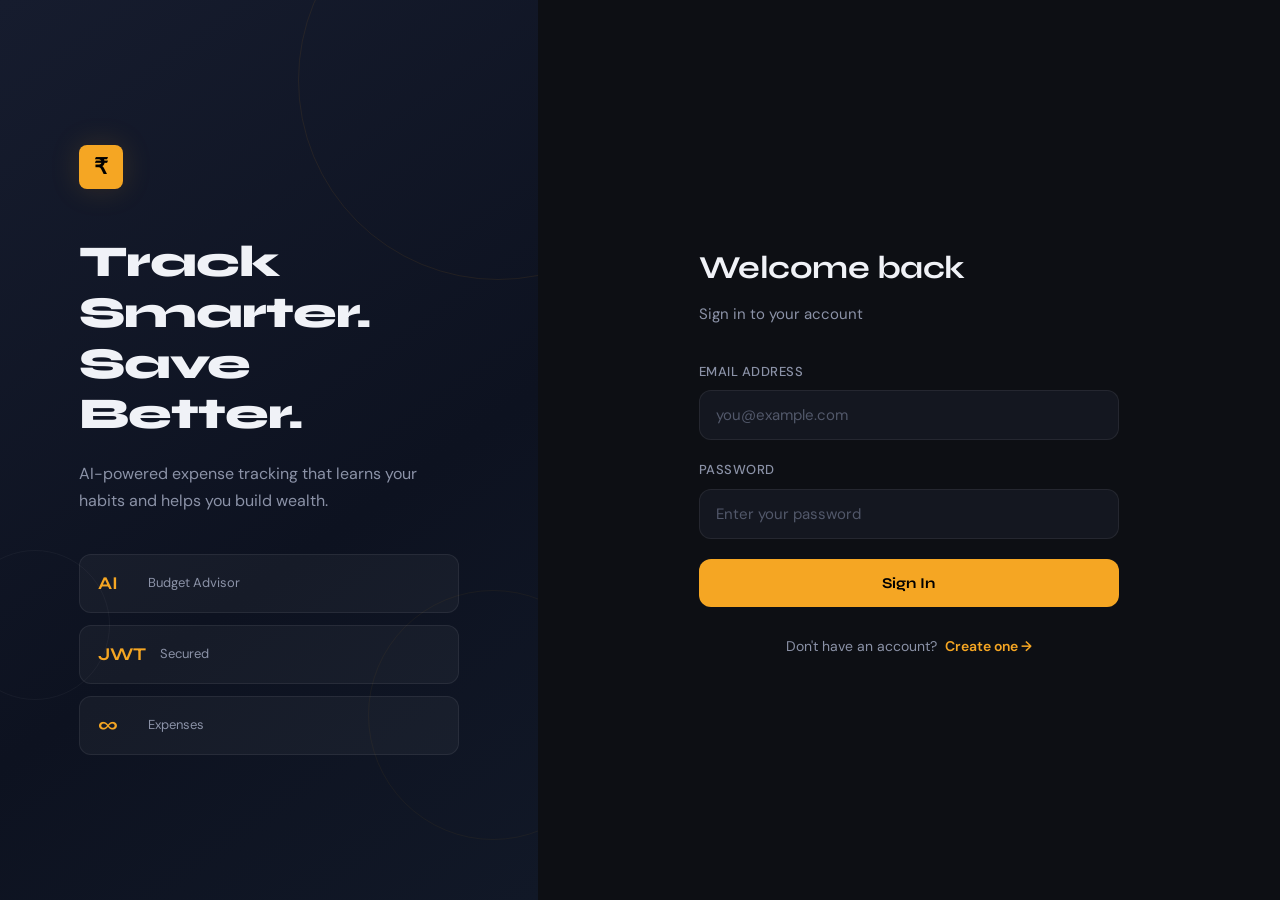
<file: backend/src/main/resources/static/dashboard.html>
<!DOCTYPE html>
<html lang="en">
<head>
    <meta charset="UTF-8">
    <meta name="viewport" content="width=device-width, initial-scale=1.0">
    <title>Dashboard</title>
    <link rel="preconnect" href="https://fonts.googleapis.com">
    <link href="https://fonts.googleapis.com/css2?family=Syne:wght@400;600;700;800&family=DM+Sans:wght@300;400;500&display=swap" rel="stylesheet">
    <link rel="stylesheet" href="styles.css">
</head>
<body class="dashboard-page">

    <!-- ===== NAVBAR ===== -->
    <nav class="navbar">
        <div class="nav-brand">
            <span class="logo-icon">₹</span>
        </div>
        <div class="nav-right">
            <span class="nav-greeting">Hello, <strong id="userName">User</strong></span>
            <button class="btn-logout" onclick="logout()">Logout</button>
        </div>
    </nav>

    <!-- ===== MAIN CONTENT ===== -->
    <main class="dashboard-main">

        <!-- STATS CARDS ROW -->
        <section class="stats-row">
            <div class="stat-card stat-total">
                <div class="stat-card-icon">💰</div>
                <div class="stat-card-info">
                    <span class="stat-card-label">Total Spent</span>
                    <span class="stat-card-value" id="totalSpent">₹0.00</span>
                </div>
            </div>
            <div class="stat-card stat-count">
                <div class="stat-card-icon">📋</div>
                <div class="stat-card-info">
                    <span class="stat-card-label">Total Expenses</span>
                    <span class="stat-card-value" id="totalCount">0</span>
                </div>
            </div>
            <div class="stat-card stat-category">
                <div class="stat-card-icon">🏷️</div>
                <div class="stat-card-info">
                    <span class="stat-card-label">Top Category</span>
                    <span class="stat-card-value" id="topCategory">–</span>
                </div>
            </div>
            <div class="stat-card stat-recent">
                <div class="stat-card-icon">📅</div>
                <div class="stat-card-info">
                    <span class="stat-card-label">Latest Expense</span>
                    <span class="stat-card-value" id="latestExpense">–</span>
                </div>
            </div>
        </section>

        <!-- TWO-COLUMN LAYOUT -->
        <div class="dashboard-grid">

            <!-- LEFT COLUMN: Add Expense Form -->
            <section class="card add-expense-card">
                <div class="card-header">
                    <h2 class="card-title">Add Expense</h2>
                    <span class="card-badge">New</span>
                </div>

                <div id="formError" class="alert alert-error" style="display:none;"></div>
                <div id="formSuccess" class="alert alert-success" style="display:none;"></div>

                <form id="expenseForm" class="expense-form">
                    <div class="form-row">
                        <div class="form-group">
                            <label>Title</label>
                            <input type="text" id="expTitle" placeholder="e.g. Lunch at cafe" required />
                        </div>
                        <div class="form-group">
                            <label>Amount (₹)</label>
                            <input type="number" id="expAmount" placeholder="0.00" min="0.01" step="0.01" required />
                        </div>
                    </div>

                    <div class="form-row">
                        <div class="form-group">
                            <label>Category</label>
                            <select id="expCategory" required>
                                <option value="">Select category</option>
                                <option value="Food">🍔 Food</option>
                                <option value="Travel">✈️ Travel</option>
                                <option value="Shopping">🛍️ Shopping</option>
                                <option value="Bills">⚡ Bills & Utilities</option>
                                <option value="Healthcare">🏥 Healthcare</option>
                                <option value="Entertainment">🎬 Entertainment</option>
                                <option value="Education">📚 Education</option>
                                <option value="Groceries">🛒 Groceries</option>
                                <option value="Rent">🏠 Rent</option>
                                <option value="Other">📦 Other</option>
                            </select>
                        </div>
                        <div class="form-group">
                            <label>Date</label>
                            <input type="date" id="expDate" required />
                        </div>
                    </div>

                    <button type="submit" class="btn-primary btn-full" id="addExpBtn">
                        <span class="btn-text">+ Add Expense</span>
                        <span class="btn-loader" style="display:none;">Adding...</span>
                    </button>
                </form>

                <!-- AI SUGGESTION SECTION -->
                <div class="ai-section">
                    <div class="ai-section-header">
                        <div class="ai-badge">
                            <span class="ai-dot"></span>
                            <span>AI Budget Advisor</span>
                        </div>
                        <button class="btn-ai" id="aiBtn" onclick="getAiSuggestion()">
                            ✨ Get AI Suggestion
                        </button>
                    </div>

                    <div id="aiContainer" class="ai-container" style="display:none;">
                        <div id="aiContent" class="ai-content"></div>
                    </div>

                    <div id="aiLoading" class="ai-loading" style="display:none;">
                        <div class="ai-spinner"></div>
                        <span>Analyzing your expenses...</span>
                    </div>
                </div>
            </section>

            <!-- RIGHT COLUMN: Expense List -->
            <section class="card expense-list-card">
                <div class="card-header">
                    <h2 class="card-title">My Expenses</h2>
                    <div class="card-header-actions">
                        <input type="text" id="searchInput" class="search-input" placeholder="Search..." oninput="filterExpenses()" />
                        <select id="categoryFilter" class="filter-select" onchange="filterExpenses()">
                            <option value="">All Categories</option>
                            <option value="Food">Food</option>
                            <option value="Travel">Travel</option>
                            <option value="Shopping">Shopping</option>
                            <option value="Bills">Bills</option>
                            <option value="Healthcare">Healthcare</option>
                            <option value="Entertainment">Entertainment</option>
                            <option value="Education">Education</option>
                            <option value="Groceries">Groceries</option>
                            <option value="Rent">Rent</option>
                            <option value="Other">Other</option>
                        </select>
                    </div>
                </div>

                <div id="expenseListLoading" class="loading-state">
                    <div class="spinner"></div>
                    <p>Loading expenses...</p>
                </div>

                <div id="emptyState" class="empty-state" style="display:none;">
                    <div class="empty-icon">📂</div>
                    <p>No expenses yet!</p>
                    <span>Add your first expense to get started.</span>
                </div>

                <div id="expenseList" class="expense-list" style="display:none;"></div>
            </section>
        </div>
    </main>

    <script src="dashboard.js"></script>
</body>
</html>
</file>
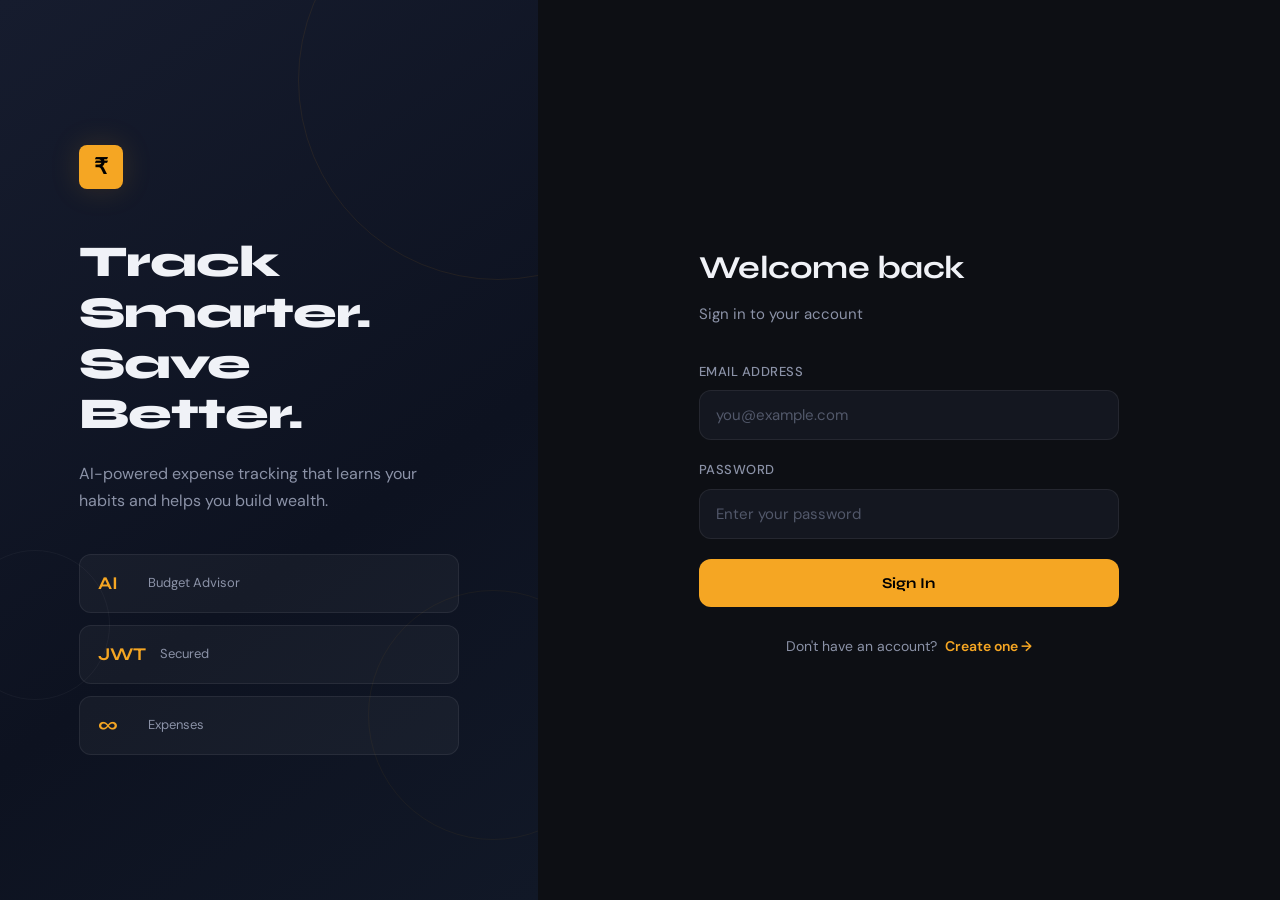
<file: backend/src/main/resources/static/login.html>
<!DOCTYPE html>
<html lang="en">
<head>
    <meta charset="UTF-8">
    <meta name="viewport" content="width=device-width, initial-scale=1.0">
    <title>Login</title>
    <link rel="preconnect" href="https://fonts.googleapis.com">
    <link href="https://fonts.googleapis.com/css2?family=Syne:wght@400;600;700;800&family=DM+Sans:wght@300;400;500&display=swap" rel="stylesheet">
    <link rel="stylesheet" href="styles.css">
</head>
<body class="auth-page">

    <div class="auth-split">
        <!-- LEFT PANEL - Branding -->
        <div class="auth-brand-panel">
            <div class="brand-content">
                <div class="brand-logo">
                    <span class="logo-icon">₹</span>
                </div>
                <h1 class="brand-headline">Track Smarter.<br>Save Better.</h1>
                <p class="brand-sub">AI-powered expense tracking that learns your habits and helps you build wealth.</p>
                <div class="brand-stats">
                    <div class="stat-pill">
                        <span class="stat-num">AI</span>
                        <span class="stat-label">Budget Advisor</span>
                    </div>
                    <div class="stat-pill">
                        <span class="stat-num">JWT</span>
                        <span class="stat-label">Secured</span>
                    </div>
                    <div class="stat-pill">
                        <span class="stat-num">∞</span>
                        <span class="stat-label">Expenses</span>
                    </div>
                </div>
            </div>
            <div class="brand-decor">
                <div class="circle c1"></div>
                <div class="circle c2"></div>
                <div class="circle c3"></div>
            </div>
        </div>

        <!-- RIGHT PANEL - Form -->
        <div class="auth-form-panel">
            <div class="form-container">
                <div class="form-header">
                    <h2>Welcome back</h2>
                    <p>Sign in to your account</p>
                </div>

                <div id="errorAlert" class="alert alert-error" style="display:none;"></div>
                <div id="successAlert" class="alert alert-success" style="display:none;"></div>

                <form id="loginForm" class="auth-form">
                    <div class="form-group">
                        <label for="email">Email Address</label>
                        <input
                            type="email"
                            id="email"
                            placeholder="you@example.com"
                            required
                        />
                    </div>

                    <div class="form-group">
                        <label for="password">Password</label>
                        <input
                            type="password"
                            id="password"
                            placeholder="Enter your password"
                            required
                        />
                    </div>

                    <button type="submit" class="btn-primary" id="loginBtn">
                        <span class="btn-text">Sign In</span>
                        <span class="btn-loader" style="display:none;">Signing in...</span>
                    </button>
                </form>

                <p class="auth-switch">
                    Don't have an account?
                    <a href="register.html" class="auth-link">Create one →</a>
                </p>
            </div>
        </div>
    </div>

    <script src="auth.js"></script>
</body>
</html>
</file>
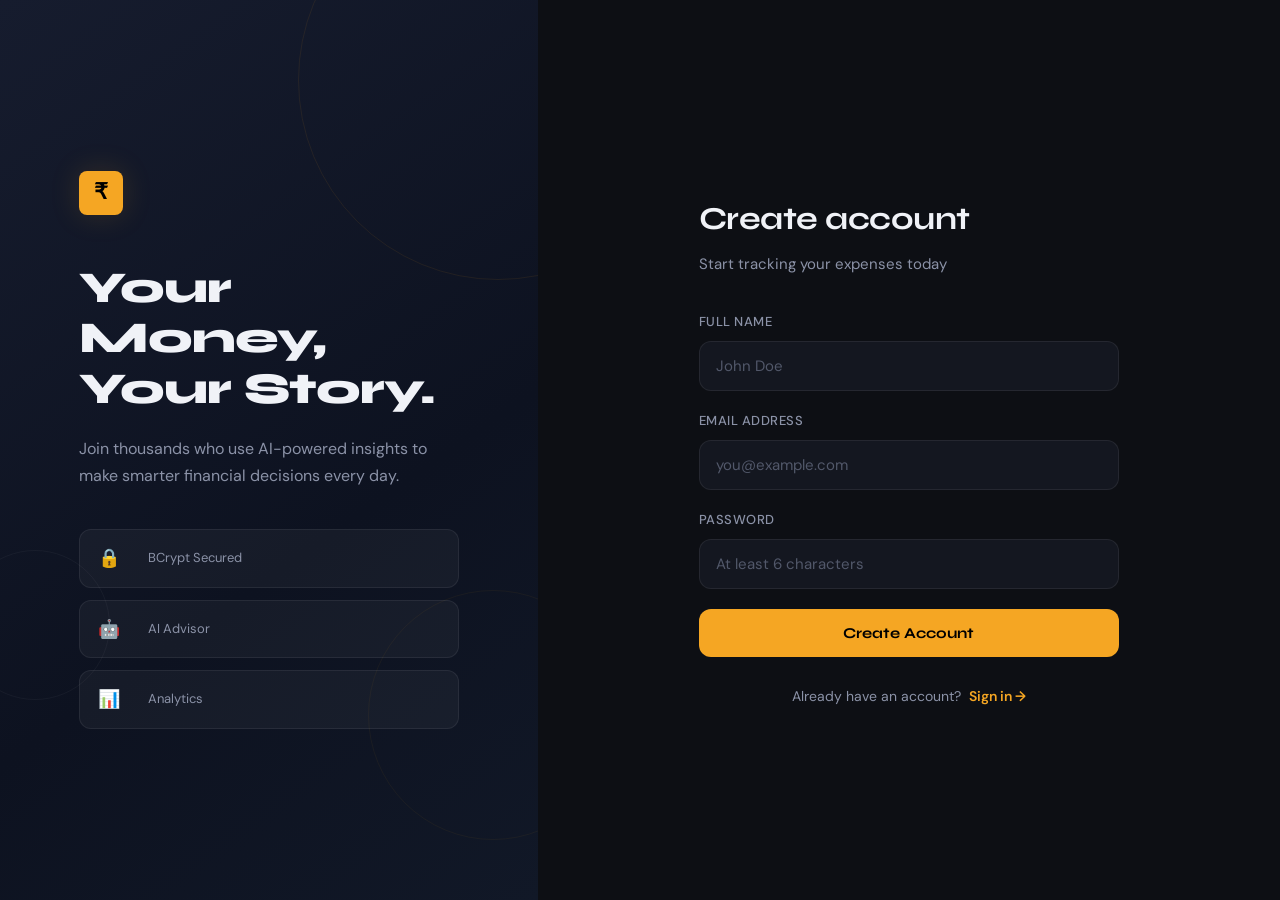
<file: backend/src/main/resources/static/register.html>
<!DOCTYPE html>
<html lang="en">
<head>
    <meta charset="UTF-8">
    <meta name="viewport" content="width=device-width, initial-scale=1.0">
    <title>Register</title>
    <link rel="preconnect" href="https://fonts.googleapis.com">
    <link href="https://fonts.googleapis.com/css2?family=Syne:wght@400;600;700;800&family=DM+Sans:wght@300;400;500&display=swap" rel="stylesheet">
    <link rel="stylesheet" href="styles.css">
</head>
<body class="auth-page">

    <div class="auth-split">
        <!-- LEFT PANEL - Branding -->
        <div class="auth-brand-panel">
            <div class="brand-content">
                <div class="brand-logo">
                    <span class="logo-icon">₹</span>
                </div>
                <h1 class="brand-headline">Your Money,<br>Your Story.</h1>
                <p class="brand-sub">Join thousands who use AI-powered insights to make smarter financial decisions every day.</p>
                <div class="brand-stats">
                    <div class="stat-pill">
                        <span class="stat-num">🔒</span>
                        <span class="stat-label">BCrypt Secured</span>
                    </div>
                    <div class="stat-pill">
                        <span class="stat-num">🤖</span>
                        <span class="stat-label">AI Advisor</span>
                    </div>
                    <div class="stat-pill">
                        <span class="stat-num">📊</span>
                        <span class="stat-label">Analytics</span>
                    </div>
                </div>
            </div>
            <div class="brand-decor">
                <div class="circle c1"></div>
                <div class="circle c2"></div>
                <div class="circle c3"></div>
            </div>
        </div>

        <!-- RIGHT PANEL - Form -->
        <div class="auth-form-panel">
            <div class="form-container">
                <div class="form-header">
                    <h2>Create account</h2>
                    <p>Start tracking your expenses today</p>
                </div>

                <div id="errorAlert" class="alert alert-error" style="display:none;"></div>
                <div id="successAlert" class="alert alert-success" style="display:none;"></div>

                <form id="registerForm" class="auth-form">
                    <div class="form-group">
                        <label for="name">Full Name</label>
                        <input
                            type="text"
                            id="name"
                            placeholder="John Doe"
                            required
                        />
                    </div>

                    <div class="form-group">
                        <label for="email">Email Address</label>
                        <input
                            type="email"
                            id="email"
                            placeholder="you@example.com"
                            required
                        />
                    </div>

                    <div class="form-group">
                        <label for="password">Password</label>
                        <input
                            type="password"
                            id="password"
                            placeholder="At least 6 characters"
                            required
                            minlength="6"
                        />
                    </div>

                    <button type="submit" class="btn-primary" id="registerBtn">
                        <span class="btn-text">Create Account</span>
                        <span class="btn-loader" style="display:none;">Creating account...</span>
                    </button>
                </form>

                <p class="auth-switch">
                    Already have an account?
                    <a href="login.html" class="auth-link">Sign in →</a>
                </p>
            </div>
        </div>
    </div>

    <script src="auth.js"></script>
</body>
</html>
</file>
<file: backend/src/main/resources/static/styles.css>
/* ============================================================
   SpendWise – Complete Stylesheet
   Aesthetic: Refined financial dark theme with amber accents
   Fonts: Syne (display) + DM Sans (body)
   ============================================================ */

/* ---- CSS VARIABLES ---- */
:root {
    --bg-base:       #0d0f14;
    --bg-surface:    #141720;
    --bg-elevated:   #1c2030;
    --bg-hover:      #222840;
    --border:        rgba(255,255,255,0.07);
    --border-strong: rgba(255,255,255,0.12);

    --accent:        #f5a623;
    --accent-dim:    rgba(245, 166, 35, 0.15);
    --accent-glow:   rgba(245, 166, 35, 0.3);

    --green:         #34d399;
    --red:           #f87171;
    --blue:          #60a5fa;
    --purple:        #a78bfa;

    --text-primary:  #f0f2f7;
    --text-secondary:#8b92a7;
    --text-muted:    #52586a;

    --font-display:  'Syne', sans-serif;
    --font-body:     'DM Sans', sans-serif;

    --radius-sm:     8px;
    --radius-md:     12px;
    --radius-lg:     20px;
    --radius-xl:     28px;

    --shadow-sm:     0 2px 8px rgba(0,0,0,0.3);
    --shadow-md:     0 8px 32px rgba(0,0,0,0.4);
    --shadow-accent: 0 0 30px rgba(245, 166, 35, 0.15);
}

/* ---- RESET & BASE ---- */
*, *::before, *::after { box-sizing: border-box; margin: 0; padding: 0; }

html { scroll-behavior: smooth; }

body {
    font-family: var(--font-body);
    background-color: var(--bg-base);
    color: var(--text-primary);
    min-height: 100vh;
    line-height: 1.6;
    -webkit-font-smoothing: antialiased;
}

/* ============================================================
   AUTH PAGES (Login + Register)
   ============================================================ */

.auth-page {
    background: var(--bg-base);
}

.auth-split {
    display: flex;
    min-height: 100vh;
}

/* Left branding panel */
.auth-brand-panel {
    flex: 0 0 42%;
    background: linear-gradient(145deg, #161c2e 0%, #0d1220 60%, #111827 100%);
    padding: 48px;
    display: flex;
    align-items: center;
    justify-content: center;
    position: relative;
    overflow: hidden;
}

.brand-content {
    position: relative;
    z-index: 2;
    max-width: 380px;
}

.brand-logo {
    display: flex;
    align-items: center;
    gap: 10px;
    margin-bottom: 48px;
}

.logo-icon {
    width: 44px;
    height: 44px;
    background: var(--accent);
    color: #000;
    border-radius: var(--radius-sm);
    display: flex;
    align-items: center;
    justify-content: center;
    font-size: 22px;
    font-weight: 800;
    font-family: var(--font-display);
    box-shadow: var(--shadow-accent);
}

.logo-text {
    font-family: var(--font-display);
    font-size: 22px;
    font-weight: 700;
    color: var(--text-primary);
    letter-spacing: -0.3px;
}

.brand-headline {
    font-family: var(--font-display);
    font-size: 44px;
    font-weight: 800;
    line-height: 1.15;
    color: var(--text-primary);
    margin-bottom: 20px;
    letter-spacing: -1px;
}

.brand-sub {
    font-size: 16px;
    color: var(--text-secondary);
    line-height: 1.7;
    margin-bottom: 40px;
}

.brand-stats {
    display: flex;
    flex-direction: column;
    gap: 12px;
}

.stat-pill {
    display: flex;
    align-items: center;
    gap: 14px;
    padding: 14px 18px;
    background: rgba(255,255,255,0.04);
    border: 1px solid var(--border);
    border-radius: var(--radius-md);
    transition: border-color 0.2s;
}

.stat-pill:hover {
    border-color: var(--border-strong);
}

.stat-num {
    font-family: var(--font-display);
    font-size: 18px;
    font-weight: 700;
    color: var(--accent);
    min-width: 36px;
}

.stat-label {
    font-size: 13px;
    color: var(--text-secondary);
}

/* Decorative circles */
.brand-decor { position: absolute; inset: 0; z-index: 1; }

.circle {
    position: absolute;
    border-radius: 50%;
    border: 1px solid rgba(245, 166, 35, 0.08);
}
.c1 { width: 400px; height: 400px; top: -120px; right: -160px; }
.c2 { width: 250px; height: 250px; bottom: 60px; right: -80px; border-color: rgba(245, 166, 35, 0.05); }
.c3 { width: 150px; height: 150px; bottom: 200px; left: -40px; border-color: rgba(255,255,255,0.04); }

/* Right form panel */
.auth-form-panel {
    flex: 1;
    display: flex;
    align-items: center;
    justify-content: center;
    padding: 48px 32px;
    background: var(--bg-base);
}

.form-container {
    width: 100%;
    max-width: 420px;
}

.form-header {
    margin-bottom: 36px;
}

.form-header h2 {
    font-family: var(--font-display);
    font-size: 32px;
    font-weight: 700;
    color: var(--text-primary);
    letter-spacing: -0.5px;
    margin-bottom: 8px;
}

.form-header p {
    color: var(--text-secondary);
    font-size: 15px;
}

.auth-form {
    display: flex;
    flex-direction: column;
    gap: 20px;
}

.form-group {
    display: flex;
    flex-direction: column;
    gap: 8px;
}

.form-group label {
    font-size: 13px;
    font-weight: 500;
    color: var(--text-secondary);
    text-transform: uppercase;
    letter-spacing: 0.5px;
}

.form-group input,
.form-group select {
    padding: 14px 16px;
    background: var(--bg-surface);
    border: 1px solid var(--border);
    border-radius: var(--radius-md);
    color: var(--text-primary);
    font-family: var(--font-body);
    font-size: 15px;
    transition: border-color 0.2s, box-shadow 0.2s;
    outline: none;
}

.form-group input::placeholder { color: var(--text-muted); }
.form-group select option { background: var(--bg-elevated); }

.form-group input:focus,
.form-group select:focus {
    border-color: var(--accent);
    box-shadow: 0 0 0 3px var(--accent-dim);
}

.btn-primary {
    padding: 15px 24px;
    background: var(--accent);
    color: #000;
    border: none;
    border-radius: var(--radius-md);
    font-family: var(--font-display);
    font-size: 15px;
    font-weight: 700;
    cursor: pointer;
    transition: all 0.2s;
    position: relative;
    overflow: hidden;
}

.btn-primary:hover {
    background: #f0a020;
    transform: translateY(-1px);
    box-shadow: 0 8px 24px var(--accent-glow);
}

.btn-primary:active { transform: translateY(0); }

.btn-primary:disabled {
    opacity: 0.6;
    cursor: not-allowed;
    transform: none;
}

.btn-full { width: 100%; }

.auth-switch {
    margin-top: 28px;
    text-align: center;
    font-size: 14px;
    color: var(--text-secondary);
}

.auth-link {
    color: var(--accent);
    text-decoration: none;
    font-weight: 600;
    margin-left: 4px;
}

.auth-link:hover { text-decoration: underline; }

/* Alerts */
.alert {
    padding: 12px 16px;
    border-radius: var(--radius-sm);
    font-size: 14px;
    margin-bottom: 16px;
}

.alert-error {
    background: rgba(248, 113, 113, 0.12);
    border: 1px solid rgba(248, 113, 113, 0.3);
    color: var(--red);
}

.alert-success {
    background: rgba(52, 211, 153, 0.12);
    border: 1px solid rgba(52, 211, 153, 0.3);
    color: var(--green);
}

/* ============================================================
   DASHBOARD PAGE
   ============================================================ */

.dashboard-page {
    background: var(--bg-base);
    min-height: 100vh;
}

/* NAVBAR */
.navbar {
    height: 64px;
    background: var(--bg-surface);
    border-bottom: 1px solid var(--border);
    display: flex;
    align-items: center;
    justify-content: space-between;
    padding: 0 32px;
    position: sticky;
    top: 0;
    z-index: 100;
    backdrop-filter: blur(10px);
}

.nav-brand {
    display: flex;
    align-items: center;
    gap: 10px;
}

.nav-right {
    display: flex;
    align-items: center;
    gap: 20px;
}

.nav-greeting {
    font-size: 14px;
    color: var(--text-secondary);
}

.nav-greeting strong {
    color: var(--text-primary);
}

.btn-logout {
    padding: 8px 18px;
    background: transparent;
    border: 1px solid var(--border-strong);
    border-radius: var(--radius-sm);
    color: var(--text-secondary);
    font-family: var(--font-body);
    font-size: 13px;
    cursor: pointer;
    transition: all 0.2s;
}

.btn-logout:hover {
    border-color: var(--red);
    color: var(--red);
}

/* MAIN CONTENT */
.dashboard-main {
    max-width: 1280px;
    margin: 0 auto;
    padding: 32px 32px 64px;
}

/* STATS ROW */
.stats-row {
    display: grid;
    grid-template-columns: repeat(4, 1fr);
    gap: 16px;
    margin-bottom: 28px;
}

.stat-card {
    background: var(--bg-surface);
    border: 1px solid var(--border);
    border-radius: var(--radius-lg);
    padding: 24px;
    display: flex;
    align-items: center;
    gap: 16px;
    transition: border-color 0.2s, transform 0.2s;
}

.stat-card:hover {
    border-color: var(--border-strong);
    transform: translateY(-2px);
}

.stat-card-icon {
    font-size: 28px;
    width: 52px;
    height: 52px;
    background: var(--bg-elevated);
    border-radius: var(--radius-md);
    display: flex;
    align-items: center;
    justify-content: center;
}

.stat-card-info {
    display: flex;
    flex-direction: column;
    gap: 4px;
}

.stat-card-label {
    font-size: 12px;
    color: var(--text-muted);
    text-transform: uppercase;
    letter-spacing: 0.5px;
    font-weight: 500;
}

.stat-card-value {
    font-family: var(--font-display);
    font-size: 22px;
    font-weight: 700;
    color: var(--text-primary);
}

.stat-total .stat-card-value { color: var(--accent); }
.stat-count .stat-card-value { color: var(--blue); }
.stat-category .stat-card-value { font-size: 16px; color: var(--purple); }
.stat-recent .stat-card-value { font-size: 15px; }

/* DASHBOARD GRID */
.dashboard-grid {
    display: grid;
    grid-template-columns: 420px 1fr;
    gap: 20px;
    align-items: start;
}

/* CARDS */
.card {
    background: var(--bg-surface);
    border: 1px solid var(--border);
    border-radius: var(--radius-xl);
    padding: 28px;
}

.card-header {
    display: flex;
    align-items: center;
    justify-content: space-between;
    margin-bottom: 24px;
    flex-wrap: wrap;
    gap: 12px;
}

.card-title {
    font-family: var(--font-display);
    font-size: 20px;
    font-weight: 700;
    color: var(--text-primary);
    letter-spacing: -0.3px;
}

.card-badge {
    padding: 4px 10px;
    background: var(--accent-dim);
    color: var(--accent);
    border-radius: 20px;
    font-size: 11px;
    font-weight: 700;
    text-transform: uppercase;
    letter-spacing: 0.5px;
}

.card-header-actions {
    display: flex;
    align-items: center;
    gap: 10px;
    flex-wrap: wrap;
}

/* EXPENSE FORM */
.expense-form {
    display: flex;
    flex-direction: column;
    gap: 16px;
    margin-bottom: 28px;
}

.form-row {
    display: grid;
    grid-template-columns: 1fr 1fr;
    gap: 12px;
}

/* SEARCH & FILTER */
.search-input, .filter-select {
    padding: 9px 14px;
    background: var(--bg-elevated);
    border: 1px solid var(--border);
    border-radius: var(--radius-sm);
    color: var(--text-primary);
    font-family: var(--font-body);
    font-size: 13px;
    outline: none;
    transition: border-color 0.2s;
}

.search-input { width: 160px; }
.search-input::placeholder { color: var(--text-muted); }
.search-input:focus, .filter-select:focus { border-color: var(--accent); }
.filter-select option { background: var(--bg-elevated); }

/* EXPENSE LIST */
.expense-list {
    display: flex;
    flex-direction: column;
    gap: 10px;
    max-height: 580px;
    overflow-y: auto;
    padding-right: 4px;
}

.expense-list::-webkit-scrollbar { width: 4px; }
.expense-list::-webkit-scrollbar-track { background: var(--bg-elevated); border-radius: 2px; }
.expense-list::-webkit-scrollbar-thumb { background: var(--border-strong); border-radius: 2px; }

.expense-item {
    display: flex;
    align-items: center;
    justify-content: space-between;
    padding: 16px 18px;
    background: var(--bg-elevated);
    border: 1px solid var(--border);
    border-radius: var(--radius-md);
    transition: border-color 0.15s, transform 0.15s;
    animation: slideIn 0.3s ease;
}

@keyframes slideIn {
    from { opacity: 0; transform: translateY(-8px); }
    to   { opacity: 1; transform: translateY(0); }
}

.expense-item:hover {
    border-color: var(--border-strong);
    transform: translateX(3px);
}

.expense-item-left {
    display: flex;
    align-items: center;
    gap: 14px;
    flex: 1;
    min-width: 0;
}

.expense-emoji {
    font-size: 20px;
    width: 40px;
    height: 40px;
    background: var(--bg-surface);
    border-radius: var(--radius-sm);
    display: flex;
    align-items: center;
    justify-content: center;
    flex-shrink: 0;
}

.expense-info {
    min-width: 0;
}

.expense-title {
    font-size: 14px;
    font-weight: 600;
    color: var(--text-primary);
    white-space: nowrap;
    overflow: hidden;
    text-overflow: ellipsis;
}

.expense-meta {
    font-size: 12px;
    color: var(--text-muted);
    margin-top: 2px;
}

.expense-item-right {
    display: flex;
    align-items: center;
    gap: 14px;
    flex-shrink: 0;
}

.expense-amount {
    font-family: var(--font-display);
    font-size: 16px;
    font-weight: 700;
    color: var(--text-primary);
}

.btn-delete {
    width: 30px;
    height: 30px;
    background: transparent;
    border: 1px solid var(--border);
    border-radius: var(--radius-sm);
    color: var(--text-muted);
    font-size: 13px;
    cursor: pointer;
    display: flex;
    align-items: center;
    justify-content: center;
    transition: all 0.2s;
}

.btn-delete:hover {
    background: rgba(248, 113, 113, 0.1);
    border-color: var(--red);
    color: var(--red);
}

/* LOADING + EMPTY STATES */
.loading-state, .empty-state {
    display: flex;
    flex-direction: column;
    align-items: center;
    justify-content: center;
    padding: 60px 20px;
    gap: 12px;
    text-align: center;
}

.spinner, .ai-spinner {
    width: 32px;
    height: 32px;
    border: 2px solid var(--border);
    border-top-color: var(--accent);
    border-radius: 50%;
    animation: spin 0.8s linear infinite;
}

.ai-spinner { width: 20px; height: 20px; }

@keyframes spin { to { transform: rotate(360deg); } }

.loading-state p, .empty-state p {
    font-size: 14px;
    color: var(--text-secondary);
    font-weight: 500;
}

.loading-state p, .empty-state span {
    font-size: 13px;
    color: var(--text-muted);
}

.empty-icon { font-size: 40px; }

/* CATEGORY BADGES */
.category-badge {
    padding: 3px 9px;
    border-radius: 20px;
    font-size: 11px;
    font-weight: 600;
    text-transform: uppercase;
    letter-spacing: 0.4px;
}

.badge-food        { background: rgba(251,191,36,0.15); color: #fbbf24; }
.badge-travel      { background: rgba(96,165,250,0.15); color: #60a5fa; }
.badge-shopping    { background: rgba(167,139,250,0.15); color: #a78bfa; }
.badge-bills       { background: rgba(248,113,113,0.15); color: #f87171; }
.badge-healthcare  { background: rgba(52,211,153,0.15); color: #34d399; }
.badge-entertainment { background: rgba(251,113,133,0.15); color: #fb7185; }
.badge-education   { background: rgba(99,102,241,0.15); color: #818cf8; }
.badge-groceries   { background: rgba(52,211,153,0.12); color: #6ee7b7; }
.badge-rent        { background: rgba(245,166,35,0.12); color: #fcd34d; }
.badge-other       { background: rgba(148,163,184,0.12); color: #94a3b8; }

/* AI SECTION */
.ai-section {
    border-top: 1px solid var(--border);
    padding-top: 24px;
    margin-top: 4px;
}

.ai-section-header {
    display: flex;
    align-items: center;
    justify-content: space-between;
    margin-bottom: 16px;
}

.ai-badge {
    display: flex;
    align-items: center;
    gap: 8px;
    font-size: 13px;
    font-weight: 600;
    color: var(--text-secondary);
}

.ai-dot {
    width: 8px;
    height: 8px;
    background: var(--green);
    border-radius: 50%;
    box-shadow: 0 0 6px var(--green);
    animation: pulse 2s infinite;
}

@keyframes pulse {
    0%, 100% { opacity: 1; }
    50% { opacity: 0.4; }
}

.btn-ai {
    padding: 9px 18px;
    background: linear-gradient(135deg, var(--accent) 0%, #e8951a 100%);
    color: #000;
    border: none;
    border-radius: var(--radius-sm);
    font-family: var(--font-display);
    font-size: 13px;
    font-weight: 700;
    cursor: pointer;
    transition: all 0.2s;
}

.btn-ai:hover {
    transform: translateY(-1px);
    box-shadow: 0 6px 20px var(--accent-glow);
}

.btn-ai:disabled {
    opacity: 0.5;
    cursor: not-allowed;
    transform: none;
}

.ai-loading {
    display: flex;
    align-items: center;
    gap: 10px;
    padding: 16px;
    font-size: 13px;
    color: var(--text-muted);
}

.ai-container {
    background: var(--bg-elevated);
    border: 1px solid rgba(245, 166, 35, 0.2);
    border-radius: var(--radius-md);
    max-height: 320px;
    overflow-y: auto;
}

.ai-container::-webkit-scrollbar { width: 4px; }
.ai-container::-webkit-scrollbar-track { background: transparent; }
.ai-container::-webkit-scrollbar-thumb { background: var(--border-strong); border-radius: 2px; }

.ai-content {
    padding: 20px;
    font-size: 14px;
    color: var(--text-secondary);
    line-height: 1.8;
    white-space: pre-wrap;
}

/* ============================================================
   RESPONSIVE
   ============================================================ */

@media (max-width: 1100px) {
    .dashboard-grid { grid-template-columns: 1fr; }
    .stats-row { grid-template-columns: repeat(2, 1fr); }
}

@media (max-width: 768px) {
    .auth-brand-panel { display: none; }
    .auth-form-panel { padding: 32px 20px; }

    .dashboard-main { padding: 20px 16px; }
    .navbar { padding: 0 16px; }

    .stats-row { grid-template-columns: 1fr 1fr; }
    .card { padding: 20px 16px; }
    .form-row { grid-template-columns: 1fr; }
    .card-header-actions { flex-direction: column; align-items: flex-start; }
    .search-input { width: 100%; }
}

@media (max-width: 480px) {
    .stats-row { grid-template-columns: 1fr; }
    .brand-headline { font-size: 32px; }
}
</file>
